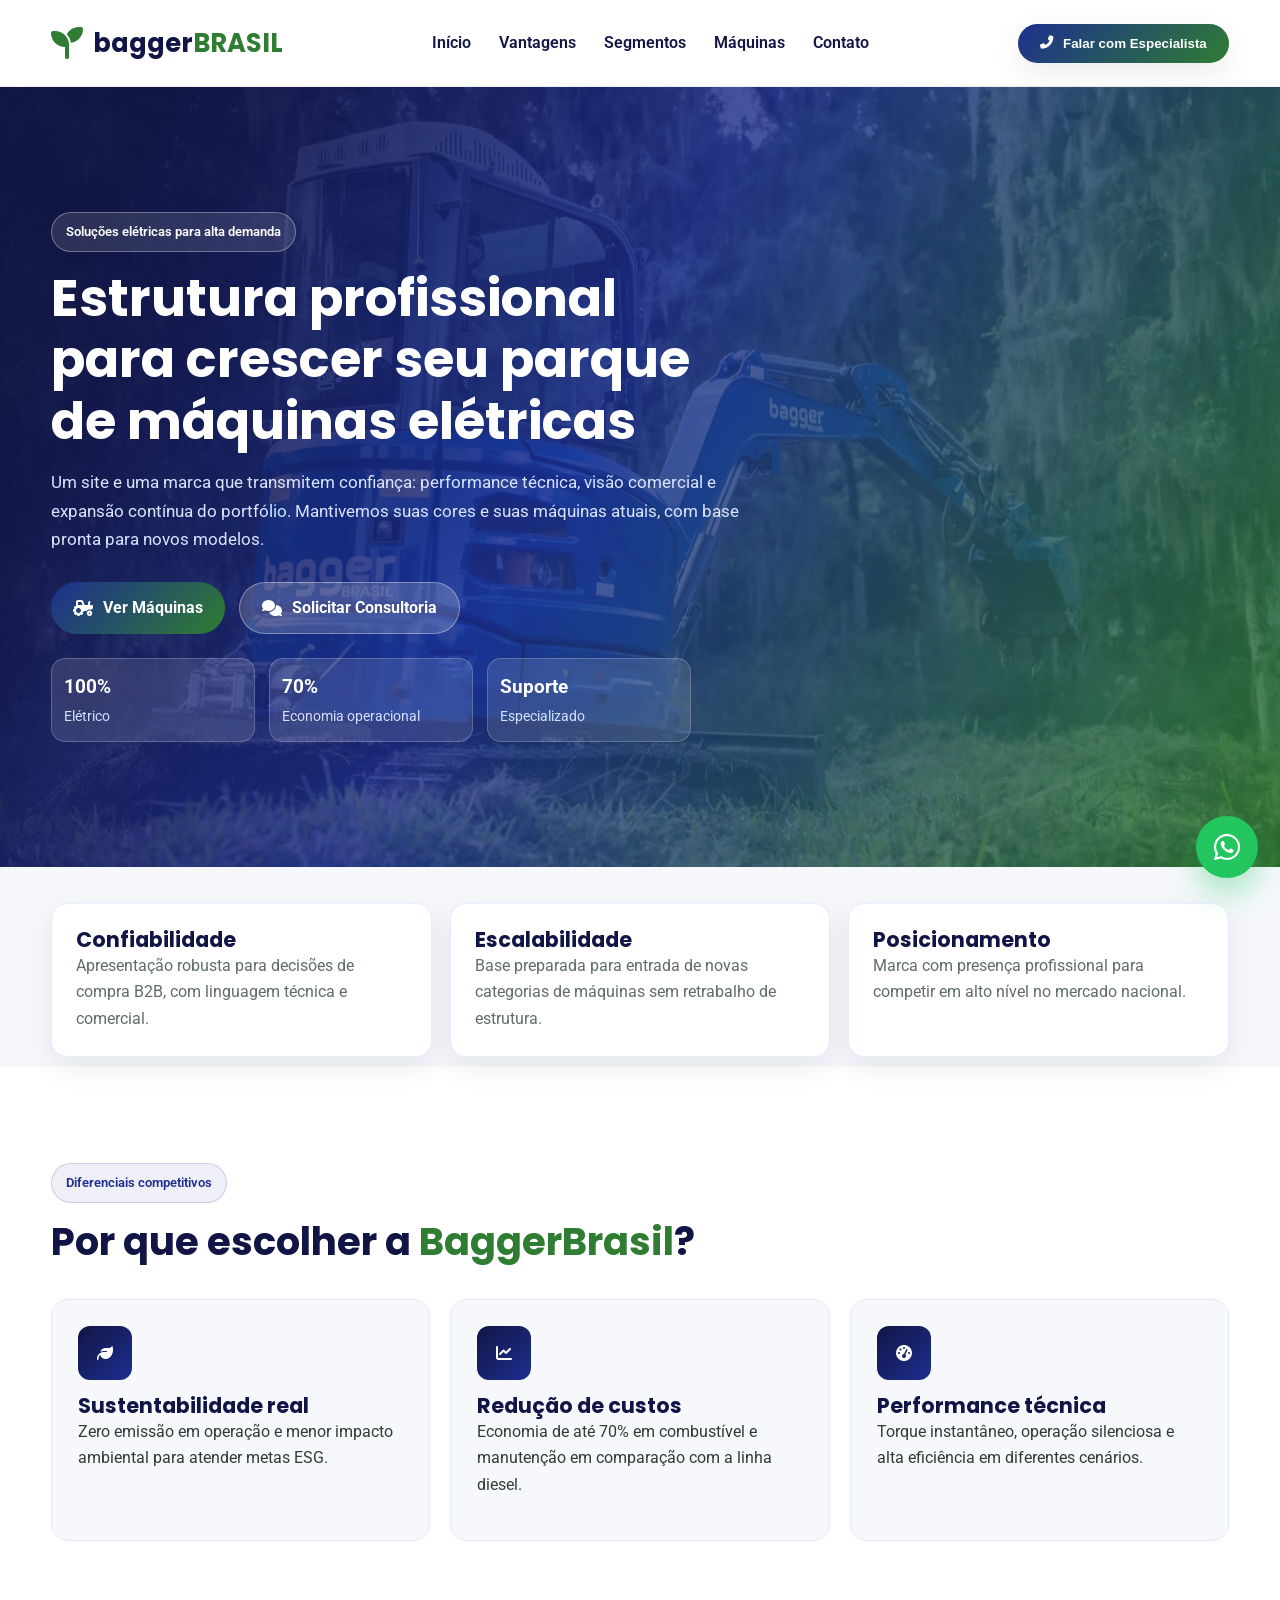
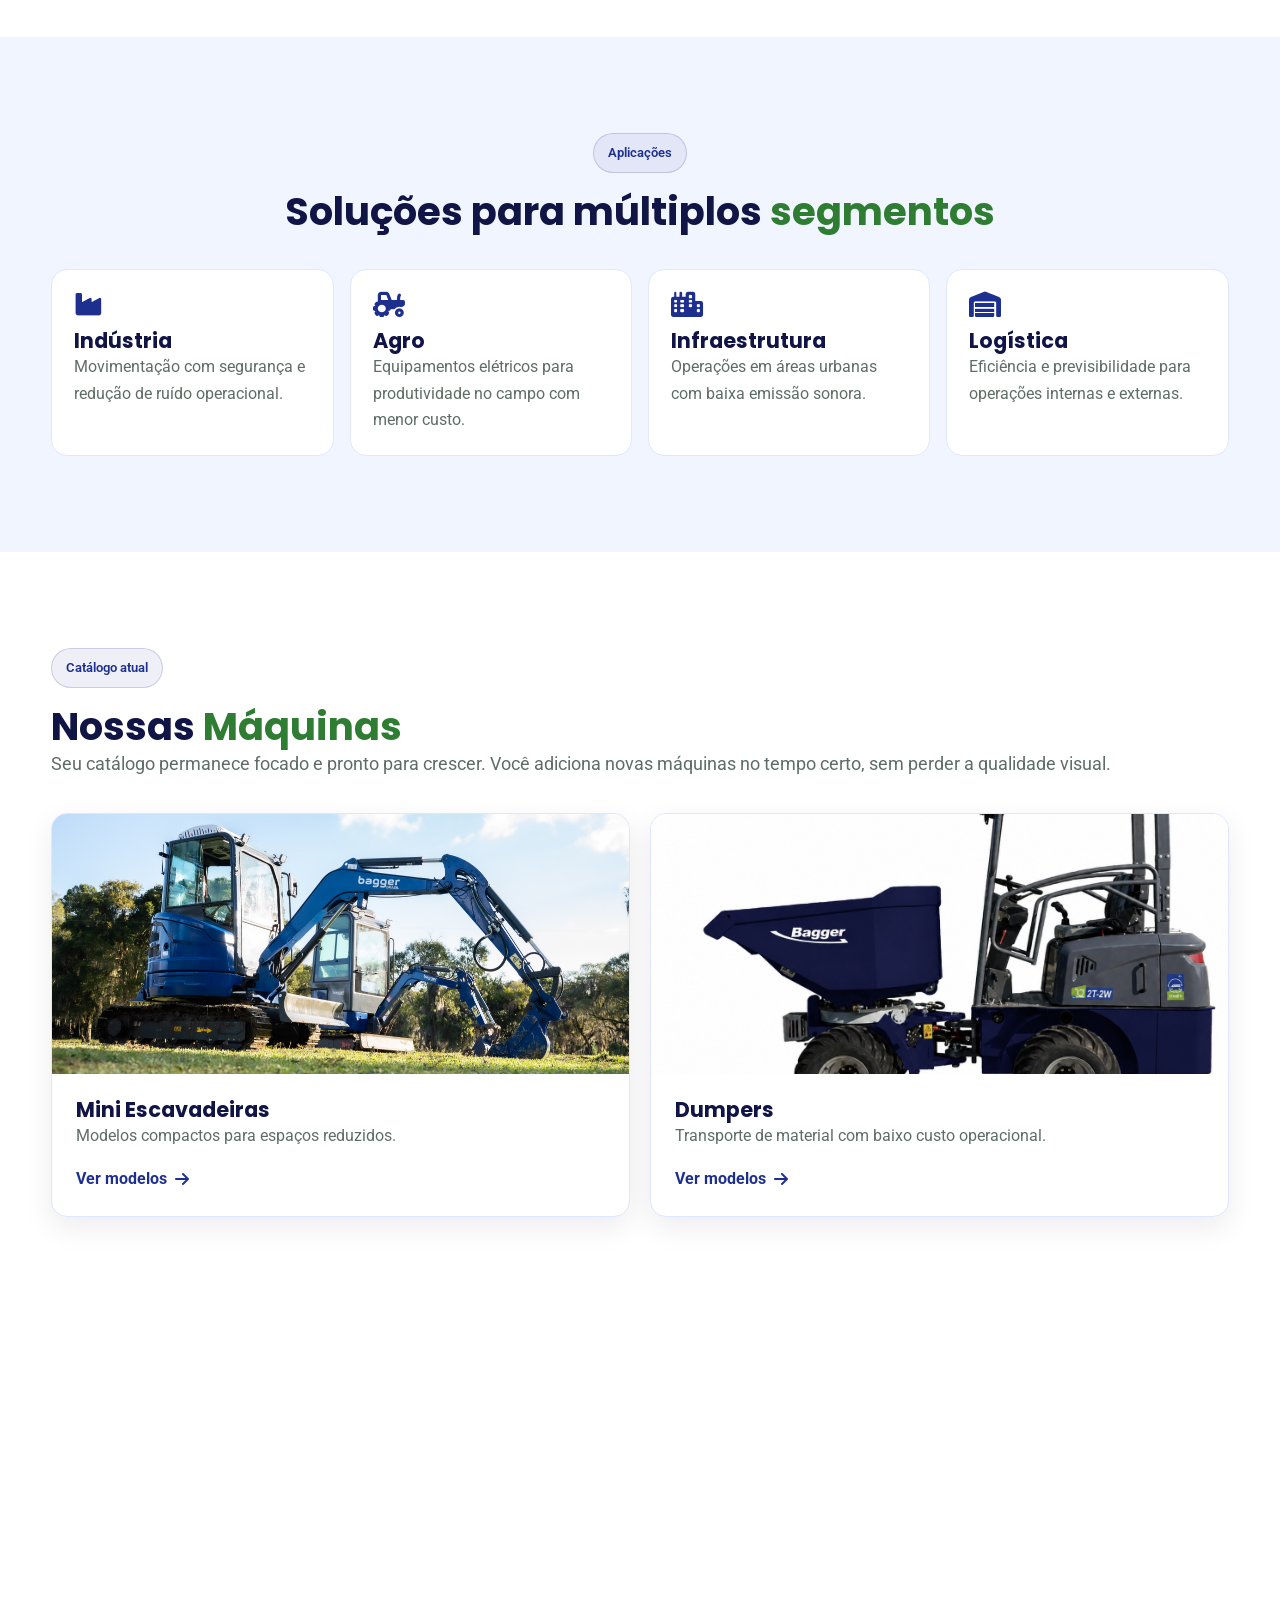
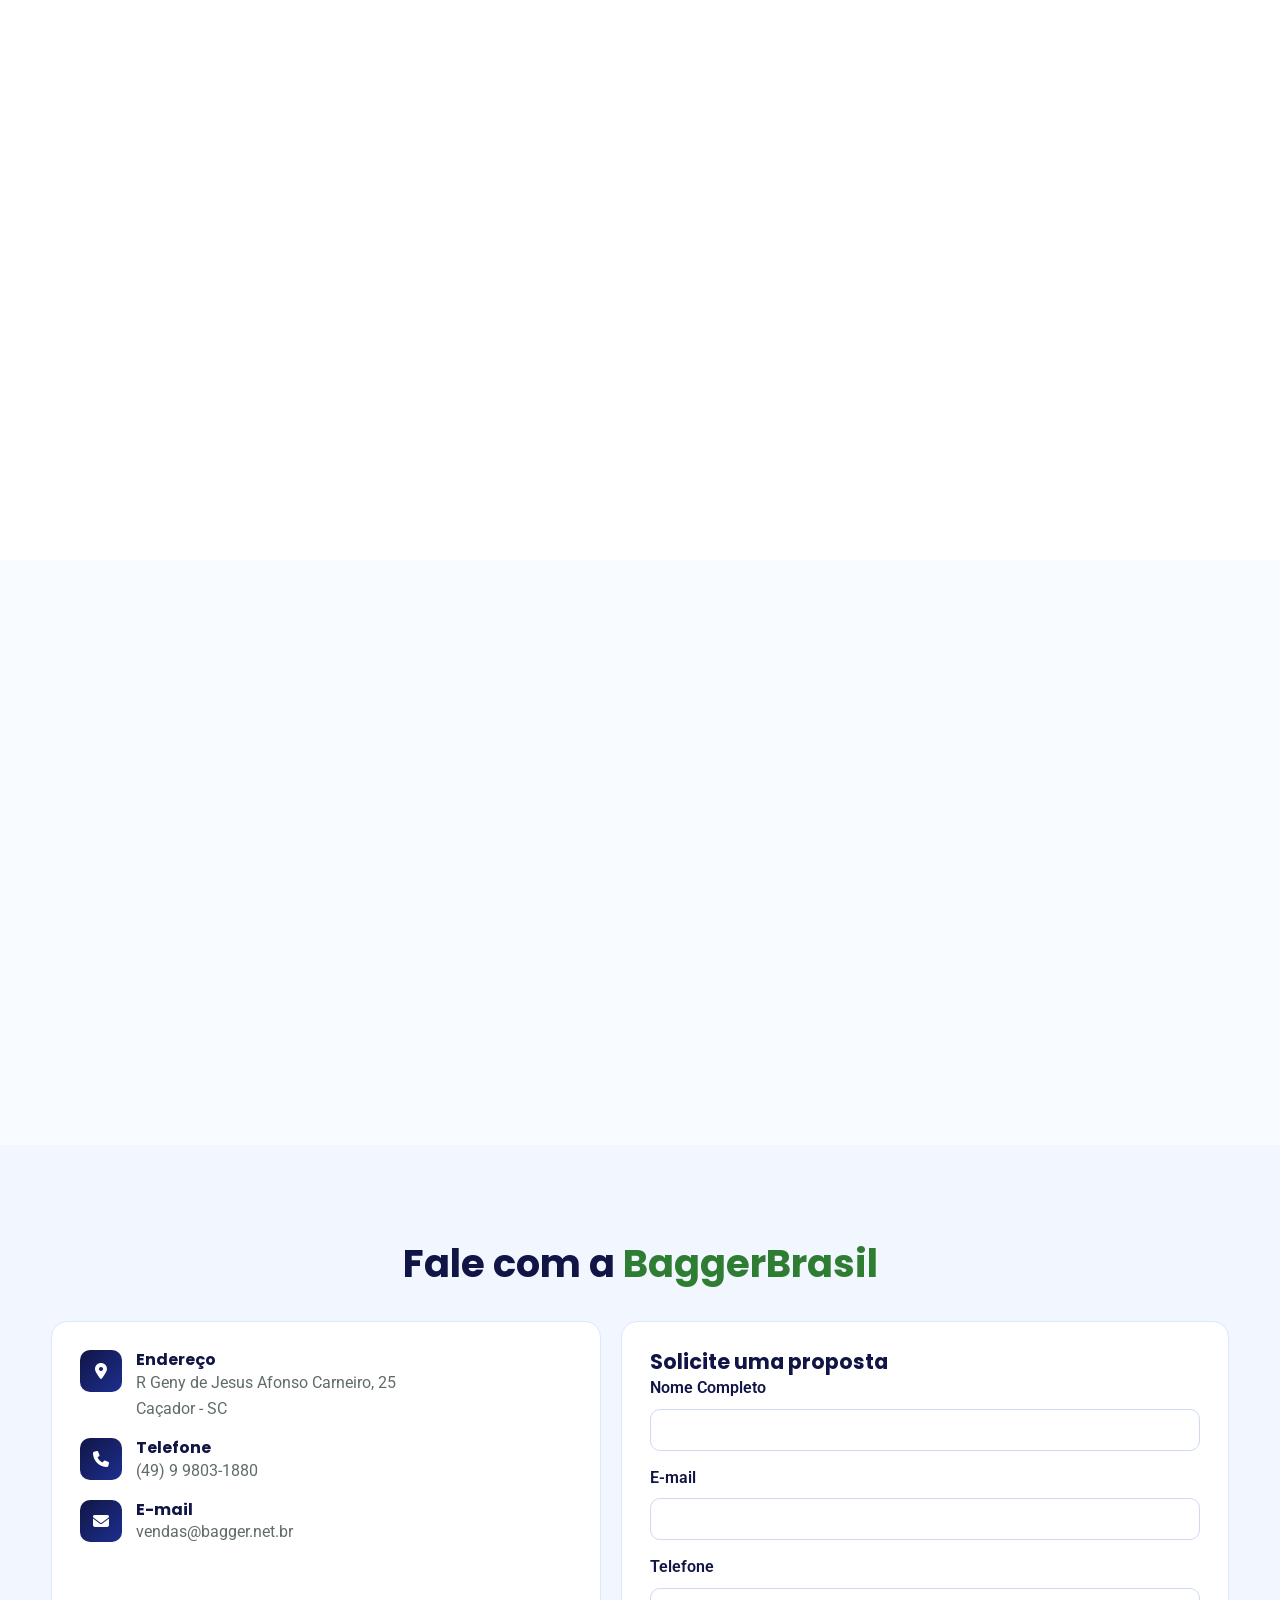
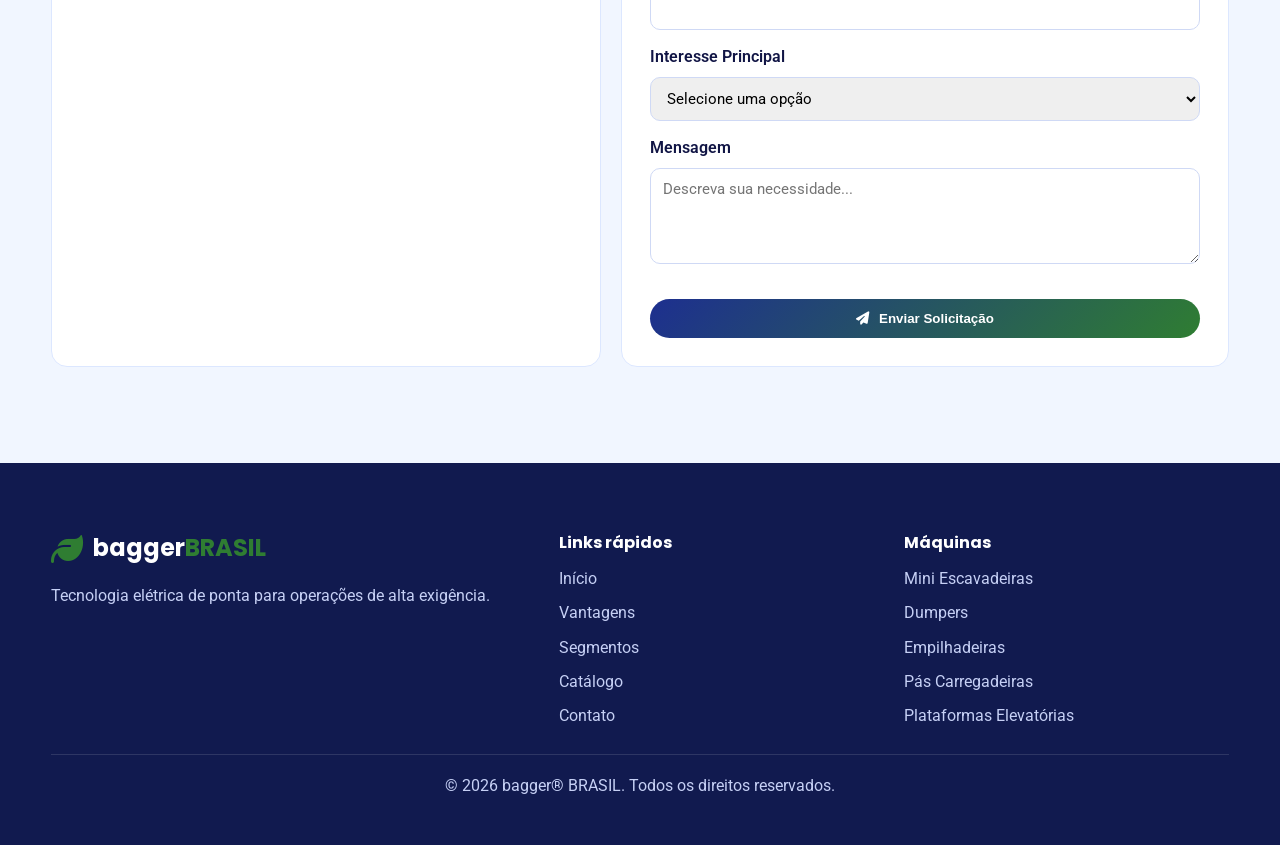
<file: index.html>
<!DOCTYPE html>
<html lang="pt-BR">
<head>
    <meta charset="UTF-8">
    <meta name="viewport" content="width=device-width, initial-scale=1.0">
    <title>BaggerBrasil | Máquinas 100% Elétricas de Alta Performance</title>
    <meta name="description" content="Soluções profissionais em máquinas 100% elétricas para operações de alta performance, com economia e sustentabilidade.">
    <meta property="og:title" content="BaggerBrasil | Máquinas Elétricas">
    <meta property="og:description" content="Máquinas 100% elétricas com alta performance e economia.">
    <meta property="og:url" content="https://www.bagger.net.br/">
    <meta property="og:type" content="website">

    <link rel="canonical" href="https://www.bagger.net.br/" />
    <link rel="stylesheet" href="https://cdnjs.cloudflare.com/ajax/libs/font-awesome/6.5.0/css/all.min.css">
    <link href="https://fonts.googleapis.com/css2?family=Poppins:wght@400;500;600;700;800&family=Roboto:wght@300;400;500;700&display=swap" rel="stylesheet">
    <link rel="stylesheet" href="styles.css">
</head>
<body>
    

    <header>
        <div class="container header-container">
            <div class="logo">
                <i class="fas fa-seedling logo-icon"></i>
                <h1>bagger<span>BRASIL</span></h1>
            </div>

            <nav class="menu-desktop">
                <a href="#home">Início</a>
                <a href="#vantagens">Vantagens</a>
                <a href="#segmentos">Segmentos</a>
                <a href="maquinas.html">Máquinas</a>
                <a href="#contato">Contato</a>
            </nav>

            <button class="btn-contato-header">
                <i class="fas fa-phone-alt"></i> Falar com Especialista
            </button>

            <button class="menu-mobile-btn" id="menuMobileBtn" aria-label="Abrir menu mobile">
                <i class="fas fa-bars"></i>
            </button>
        </div>

        <nav class="menu-mobile" id="menuMobile">
            <a href="#home">Início</a>
            <a href="#vantagens">Vantagens</a>
            <a href="#segmentos">Segmentos</a>
            <a href="maquinas.html">Máquinas</a>
            <a href="#contato">Contato</a>
            <a href="#contato" class="btn btn-primary" style="margin-top: 20px;">Falar com Especialista</a>
        </nav>

        <div class="overlay" id="overlay"></div>
    </header>

    <section class="hero" id="home">
        <div class="hero-bg hero-bg-current"></div>
        <div class="hero-bg hero-bg-next"></div>
        <div class="container hero-grid">
            <div class="hero-content">
                <span class="section-tag fade-in">Soluções elétricas para alta demanda</span>
                <h1 class="fade-in">Estrutura profissional para crescer seu parque de máquinas elétricas</h1>
                <p class="fade-in">Um site e uma marca que transmitem confiança: performance técnica, visão comercial e expansão contínua do portfólio. Mantivemos suas cores e suas máquinas atuais, com base pronta para novos modelos.</p>
                <div class="btn-group fade-in">
                    <a href="maquinas.html" class="btn btn-primary"><i class="fas fa-tractor"></i> Ver Máquinas</a>
                    <a href="#contato" class="btn btn-secondary"><i class="fas fa-comments"></i> Solicitar Consultoria</a>
                </div>
                <div class="hero-kpis fade-in">
                    <div><strong>100%</strong><span>Elétrico</span></div>
                    <div><strong>70%</strong><span>Economia operacional</span></div>
                    <div><strong>Suporte</strong><span>Especializado</span></div>
                </div>
            </div>
         <!--   <aside class="hero-panel fade-in">
                <h3>Pronto para expansão</h3>
                <p>Seu catálogo pode crescer sem perder padrão visual. Adicione novas máquinas com a mesma identidade.</p>
                <ul>
                    <li><i class="fas fa-check-circle"></i> Layout comercial premium</li>
                    <li><i class="fas fa-check-circle"></i> Seções focadas em conversão</li>
                    <li><i class="fas fa-check-circle"></i> Comunicação institucional forte</li>
                </ul>
                <a href="#catalogo" class="panel-link">Explorar estrutura do catálogo <i class="fas fa-arrow-right"></i></a>
            </aside>
            -->
        </div>
    </section>

    <section class="institucional">
        <div class="container institucional-grid">
            <article class="institucional-item fade-in">
                <h3>Confiabilidade</h3>
                <p>Apresentação robusta para decisões de compra B2B, com linguagem técnica e comercial.</p>
            </article>
            <article class="institucional-item fade-in">
                <h3>Escalabilidade</h3>
                <p>Base preparada para entrada de novas categorias de máquinas sem retrabalho de estrutura.</p>
            </article>
            <article class="institucional-item fade-in">
                <h3>Posicionamento</h3>
                <p>Marca com presença profissional para competir em alto nível no mercado nacional.</p>
            </article>
        </div>
    </section>

    <section id="vantagens" class="vantagens">
        <div class="container">
            <div class="section-header fade-in">
                <span class="section-tag">Diferenciais competitivos</span>
                <h2>Por que escolher a <span class="texto-destaque">BaggerBrasil</span>?</h2>
            </div>

            <div class="vantagens-grid">
                <div class="vantagem-card fade-in">
                    <div class="vantagem-icon"><i class="fas fa-leaf"></i></div>
                    <h3>Sustentabilidade real</h3>
                    <p>Zero emissão em operação e menor impacto ambiental para atender metas ESG.</p>
                </div>
                <div class="vantagem-card fade-in">
                    <div class="vantagem-icon"><i class="fas fa-chart-line"></i></div>
                    <h3>Redução de custos</h3>
                    <p>Economia de até 70% em combustível e manutenção em comparação com a linha diesel.</p>
                </div>
                <div class="vantagem-card fade-in">
                    <div class="vantagem-icon"><i class="fas fa-tachometer-alt"></i></div>
                    <h3>Performance técnica</h3>
                    <p>Torque instantâneo, operação silenciosa e alta eficiência em diferentes cenários.</p>
                </div>
            </div>
        </div>
    </section>

    <section id="segmentos" class="segmentos">
        <div class="container">
            <div class="section-header texto-centro fade-in">
                <span class="section-tag">Aplicações</span>
                <h2>Soluções para múltiplos <span class="texto-destaque">segmentos</span></h2>
            </div>
            <div class="segmentos-grid">
                <div class="segmento-card fade-in"><i class="fas fa-industry"></i><h3>Indústria</h3><p>Movimentação com segurança e redução de ruído operacional.</p></div>
                <div class="segmento-card fade-in"><i class="fas fa-tractor"></i><h3>Agro</h3><p>Equipamentos elétricos para produtividade no campo com menor custo.</p></div>
                <div class="segmento-card fade-in"><i class="fas fa-city"></i><h3>Infraestrutura</h3><p>Operações em áreas urbanas com baixa emissão sonora.</p></div>
                <div class="segmento-card fade-in"><i class="fas fa-warehouse"></i><h3>Logística</h3><p>Eficiência e previsibilidade para operações internas e externas.</p></div>
            </div>
        </div>
    </section>

    <section id="catalogo" class="catalogo">
        <div class="container">
            <div class="section-header fade-in">
                <span class="section-tag">Catálogo atual</span>
                <h2>Nossas <span class="texto-destaque">Máquinas</span></h2>
                <p class="texto-grande">Seu catálogo permanece focado e pronto para crescer. Você adiciona novas máquinas no tempo certo, sem perder a qualidade visual.</p>
            </div>

            <div class="cards">
                <article class="card fade-in">
                    <div class="card-img"><img src="uploads/escavadeira-2.jpg" alt="Mini escavadeira elétrica"></div>
                    <div class="card-content">
                        <h3>Mini Escavadeiras</h3>
                        <p>Modelos compactos para espaços reduzidos.</p>
                        <a href="maquinas.html#minicarregadeira" class="card-btn">Ver modelos <i class="fas fa-arrow-right"></i></a>
                    </div>
                </article>

                <article class="card fade-in">
                    <div class="card-img"><img src="uploads/dumpereletrico.png" alt="Dumper elétrico"></div>
                    <div class="card-content">
                        <h3>Dumpers</h3>
                        <p>Transporte de material com baixo custo operacional.</p>
                        <a href="maquinas.html#dumper" class="card-btn">Ver modelos <i class="fas fa-arrow-right"></i></a>
                    </div>
                </article>

                <article class="card fade-in">
                    <div class="card-img"><img src="uploads/empilhadeira.png" alt="Empilhadeira elétrica"></div>
                    <div class="card-content">
                        <h3>Empilhadeiras</h3>
                        <p>Movimentação de cargas com precisão e silêncio.</p>
                        <a href="maquinas.html#empilhadeira" class="card-btn">Ver modelos <i class="fas fa-arrow-right"></i></a>
                    </div>
                </article>

                <article class="card fade-in">
                    <div class="card-img"><img src="uploads/pá.png" alt="Pá carregadeira elétrica"></div>
                    <div class="card-content">
                        <h3>Pás Carregadeiras</h3>
                        <p>Carregamento ágil para operações intensivas.</p>
                        <a href="maquinas.html#pacarregadeira" class="card-btn">Ver modelos <i class="fas fa-arrow-right"></i></a>
                    </div>
                </article>

                <article class="card fade-in">
                    <div class="card-img"><img src="uploads/elevador1.png" alt="Plataforma elevatória elétrica"></div>
                    <div class="card-content">
                        <h3>Plataformas Elevatórias</h3>
                        <p>Trabalho em altura com segurança e estabilidade.</p>
                        <a href="maquinas.html#plataformaelevatoria" class="card-btn">Ver modelos <i class="fas fa-arrow-right"></i></a>
                    </div>
                </article>
            </div>
        </div>
    </section>

    <section id="sobre" class="sobre-profissional">
        <div class="container sobre-grid">
            <div class="sobre-content fade-in">
                <span class="section-tag">Sobre a BaggerBrasil</span>
                <h2>Tecnologia sustentável com foco em resultado operacional</h2>
                <p>Unimos engenharia, eficiência energética e estratégia comercial para entregar equipamentos elétricos competitivos no mercado brasileiro.</p>
                <p>Nosso compromisso é construir operações mais limpas, econômicas e preparadas para o futuro.</p>
            </div>
            <div class="sobre-img fade-in">
                <img src="uploads/escavadeira-1.jpg" alt="Máquina elétrica BaggerBrasil em operação">
            </div>
        </div>
    </section>


    <section id="contato" class="contato-section">
        <div class="container">
            <div class="section-header texto-centro fade-in">
                <h2>Fale com a <span class="texto-destaque">BaggerBrasil</span></h2>
            </div>

            <div class="contato-container">
                <div class="contato-info fade-in">
                    <div class="contato-item"><div class="contato-icon"><i class="fas fa-map-marker-alt"></i></div><div><h4>Endereço</h4><p>R Geny de Jesus Afonso Carneiro, 25<br>Caçador - SC</p></div></div>
                    <div class="contato-item"><div class="contato-icon"><i class="fas fa-phone"></i></div><div><h4>Telefone</h4><p>(49) 9 9803-1880</p></div></div>
                    <div class="contato-item"><div class="contato-icon"><i class="fas fa-envelope"></i></div><div><h4>E-mail</h4><p>vendas@bagger.net.br</p></div></div>
                </div>

                <div class="contato-form fade-in">
                    <h3>Solicite uma proposta</h3>
                    <form id="formContato">
                        <div class="form-group"><label for="nome">Nome Completo</label><input type="text" id="nome" name="nome" class="form-control" required></div>
                        <div class="form-group"><label for="email">E-mail</label><input type="email" id="email" name="email" class="form-control" required></div>
                        <div class="form-group"><label for="telefone">Telefone</label><input type="tel" id="telefone" name="telefone" class="form-control" required></div>
                        <div class="form-group">
                            <label for="interesse">Interesse Principal</label>
                            <select id="interesse" name="interesse" class="form-control" required>
                                <option value="">Selecione uma opção</option>
                                <option value="minicarregadeira">Mini Escavadeiras</option>
                                <option value="dumper">Dumpers</option>
                                <option value="empilhadeira">Empilhadeiras</option>
                                <option value="pacarregadeira">Pás Carregadeiras</option>
                                <option value="plataformaelevatoria">Plataformas Elevatórias</option>
                                <option value="outros">Outros equipamentos</option>
                            </select>
                        </div>
                        <div class="form-group"><label for="mensagem">Mensagem</label><textarea id="mensagem" name="mensagem" class="form-control" rows="4" placeholder="Descreva sua necessidade..."></textarea></div>
                        <button type="submit" class="btn btn-primary" style="width: 100%; margin-top: 12px;"><i class="fas fa-paper-plane"></i> Enviar Solicitação</button>
                        <p id="formStatus" style="display:none; margin-top: 14px; font-size: 0.95rem; color: var(--verde-secundario);"></p>
                    </form>
                </div>
            </div>
        </div>
    </section>

    <footer>
        <div class="container">
            <div class="footer-container">
                <div class="footer-col">
                    <div class="logo" style="margin-bottom: 18px;">
                        <i class="fas fa-leaf logo-icon"></i>
                        <h1 style="color: white; font-size: 1.5rem;">bagger<span>BRASIL</span></h1>
                    </div>
                    <p>Tecnologia elétrica de ponta para operações de alta exigência.</p>
                </div>
                <div class="footer-col">
                    <h4>Links rápidos</h4>
                    <ul class="footer-links">
                        <li><a href="#home">Início</a></li>
                        <li><a href="#vantagens">Vantagens</a></li>
                        <li><a href="#segmentos">Segmentos</a></li>
                        <li><a href="#catalogo">Catálogo</a></li>
                        <li><a href="#contato">Contato</a></li>
                    </ul>
                </div>
                <div class="footer-col">
                    <h4>Máquinas</h4>
                    <ul class="footer-links">
                        <li><a href="maquinas.html#minicarregadeira">Mini Escavadeiras</a></li>
                        <li><a href="maquinas.html#dumper">Dumpers</a></li>
                        <li><a href="maquinas.html#empilhadeira">Empilhadeiras</a></li>
                        <li><a href="maquinas.html#pacarregadeira">Pás Carregadeiras</a></li>
                        <li><a href="maquinas.html#plataformaelevatoria">Plataformas Elevatórias</a></li>
                    </ul>
                </div>
            </div>
            <div class="copyright"><p>&copy; 2026 bagger® BRASIL. Todos os direitos reservados.</p></div>
        </div>
    </footer>

    <a href="https://wa.me/554998031880?text=Olá!%20Gostaria%20de%20saber%20mais%20sobre%20as%20máquinas%20elétricas%20BaggerBrasil" class="whatsapp-btn" target="_blank" rel="noreferrer"><i class="fab fa-whatsapp"></i></a>

    <script src="script.js"></script>
</body>
</html>
</file>
<file: styles.css>
:root {
    --azul-escuro: #111545;
    --azul-medio: #1d2f8f;
    --verde-primario: #2f7d32;
    --verde-secundario: #256628;
    --verde-claro: #e8f3e9;
    --cinza-escuro: #2f3c34;
    --cinza-medio: #5f6d66;
    --cinza-claro: #f6f8fc;
    --branco: #ffffff;
    --preto: #0a0a0a;

    --gradiente-hero: linear-gradient(120deg, rgba(17, 21, 69, 0.95) 10%, rgba(29, 47, 143, 0.82) 45%, rgba(47, 125, 50, 0.82) 100%);
    --gradiente-azul: linear-gradient(135deg, #111545 0%, #1d2f8f 100%);
    --gradiente-verde: linear-gradient(135deg, #1d2f8f 0%, #2f7d32 100%);

    --sombra-suave: 0 10px 30px rgba(9, 18, 51, 0.08);
    --sombra-forte: 0 20px 55px rgba(9, 18, 51, 0.2);
    --raio: 16px;
    --raio-lg: 24px;

    --transicao: all .3s ease;
}

* { margin: 0; padding: 0; box-sizing: border-box; }
html { scroll-behavior: smooth; scroll-padding-top: 110px; }
body {
    font-family: 'Roboto', sans-serif;
    color: var(--cinza-escuro);
    background: var(--cinza-claro);
    line-height: 1.65;
}
h1, h2, h3, h4 { font-family: 'Poppins', sans-serif; line-height: 1.2; color: var(--azul-escuro); }
h1 { font-size: 3.2rem; }
h2 { font-size: 2.4rem; }
h3 { font-size: 1.3rem; }
p { margin-bottom: 1rem; }
section { padding: 96px 0; }
.container { width: min(1280px, 92%); margin: 0 auto; }
a { color: inherit; text-decoration: none; }

.texto-centro { text-align: center; }
.texto-destaque { color: var(--verde-primario); }
.texto-grande { font-size: 1.1rem; color: var(--cinza-medio); }
.section-tag {
    display: inline-flex;
    align-items: center;
    gap: 8px;
    border: 1px solid rgba(255,255,255,.32);
    background: rgba(255,255,255,.12);
    border-radius: 999px;
    color: var(--branco);
    font-weight: 600;
    font-size: .82rem;
    padding: 8px 14px;
    margin-bottom: 1rem;
}
.section-header { margin-bottom: 34px; }

.topbar {
    background: var(--azul-escuro);
    color: #c9d5ff;
    font-size: .92rem;
    padding: 10px 0;
}
.topbar-content { display: flex; align-items: center; justify-content: space-between; gap: 16px; }
.topbar a { color: #dcfce7; font-weight: 600; }
.topbar p i { color: #86efac; margin-right: 8px; }

header {
    position: sticky;
    top: 0;
    z-index: 1000;
    background: rgba(255,255,255,.97);
    backdrop-filter: blur(12px);
    border-bottom: 1px solid rgba(17,21,69,.07);
}
header.scrolled { box-shadow: var(--sombra-suave); }
.header-container {
    display: flex;
    align-items: center;
    justify-content: space-between;
    gap: 20px;
    min-height: 86px;
}
.logo { display: flex; align-items: center; gap: 10px; }
.logo-icon { color: var(--verde-primario); font-size: 2rem; }
.logo h1 { font-size: 1.6rem; }
.logo span { color: var(--verde-primario); }

.menu-desktop { display: flex; align-items: center; gap: 28px; }
.menu-desktop a { font-weight: 600; color: var(--azul-escuro); position: relative; }
.menu-desktop a:after {
    content: '';
    position: absolute;
    left: 0; bottom: -8px;
    width: 0; height: 2px;
    background: var(--verde-primario);
    transition: var(--transicao);
}
.menu-desktop a:hover:after { width: 100%; }
.menu-desktop a:hover { color: var(--verde-primario); }

.btn-contato-header, .btn {
    border: 0;
    cursor: pointer;
    padding: 12px 22px;
    border-radius: 999px;
    font-weight: 700;
    transition: var(--transicao);
    display: inline-flex;
    align-items: center;
    justify-content: center;
    gap: 10px;
}
.btn-contato-header { background: var(--gradiente-verde); color: #fff; box-shadow: var(--sombra-suave); }
.btn-contato-header:hover { transform: translateY(-2px); }
.btn-primary { background: var(--gradiente-verde); color: #fff; }
.btn-secondary {
    background: rgba(255,255,255,.18);
    color: #fff;
    border: 1px solid rgba(255,255,255,.35);
}
.btn:hover { transform: translateY(-2px); }

.menu-mobile-btn {
    display: none;
    border: 0;
    background: transparent;
    font-size: 1.6rem;
    color: var(--azul-escuro);
}
.menu-mobile {
    position: fixed;
    right: -110%;
    top: 0;
    width: min(320px, 90vw);
    height: 100vh;
    background: #fff;
    z-index: 999;
    padding: 96px 24px;
    display: flex;
    flex-direction: column;
    gap: 20px;
    box-shadow: -8px 0 35px rgba(0,0,0,.15);
    transition: var(--transicao);
}
.menu-mobile.active { right: 0; }
.menu-mobile a { font-weight: 600; border-bottom: 1px solid #e9edf8; padding-bottom: 10px; }
.overlay {
    position: fixed;
    inset: 0;
    background: rgba(9,15,43,.45);
    visibility: hidden;
    opacity: 0;
    transition: var(--transicao);
}
.overlay.active { visibility: visible; opacity: 1; }

.hero {
    position: relative;
    overflow: hidden;
    min-height: calc(100vh - 120px);
    display: flex;
    align-items: center;
    color: #fff;
}
.hero-bg {
    position: absolute;
    inset: 0;
    background-size: cover;
    background-position: center;
    transition: opacity 1s ease;
}
.hero-bg::after {
    content: '';
    position: absolute;
    inset: 0;
    background: var(--gradiente-hero);
}
.hero-bg-next { opacity: 0; }
.hero-grid {
    position: relative;
    z-index: 2;
    display: grid;
    grid-template-columns: 1.2fr .8fr;
    gap: 30px;
    align-items: center;
}
.hero-content h1 { color: #fff; max-width: 840px; margin-bottom: 1rem; }
.hero-content p { max-width: 760px; color: #d9e4ff; font-size: 1.08rem; }
.btn-group { display: flex; flex-wrap: wrap; gap: 14px; margin: 28px 0 24px; }
.hero-kpis {
    display: grid;
    grid-template-columns: repeat(3, minmax(0,1fr));
    gap: 14px;
    max-width: 640px;
}
.hero-kpis div {
    background: rgba(255,255,255,.12);
    border: 1px solid rgba(255,255,255,.2);
    border-radius: 14px;
    padding: 12px;
}
.hero-kpis strong { display: block; color: #fff; font-size: 1.2rem; }
.hero-kpis span { color: #d6e1ff; font-size: .9rem; }

.hero-panel {
    background: rgba(255,255,255,.96);
    border-radius: var(--raio-lg);
    color: var(--cinza-escuro);
    padding: 30px;
    box-shadow: var(--sombra-forte);
}
.hero-panel h3 { margin-bottom: 12px; }
.hero-panel p { color: var(--cinza-medio); }
.hero-panel ul { list-style: none; display: grid; gap: 10px; margin: 16px 0 22px; }
.hero-panel li i { color: var(--verde-primario); margin-right: 8px; }
.panel-link { color: var(--azul-medio); font-weight: 700; }

.institucional { padding: 36px 0 10px; }
.institucional-grid {
    display: grid;
    grid-template-columns: repeat(3, minmax(0,1fr));
    gap: 18px;
}
.institucional-item {
    background: #fff;
    border-radius: var(--raio);
    box-shadow: var(--sombra-suave);
    border: 1px solid #e7ecff;
    padding: 24px;
}
.institucional-item p { color: var(--cinza-medio); margin-bottom: 0; }

.vantagens { background: #fff; }
.vantagens .section-tag,
.segmentos .section-tag,
.catalogo .section-tag,
.sobre-profissional .section-tag,
.roadmap .section-tag,
.contato-section .section-tag {
    color: var(--azul-medio);
    border-color: rgba(29,47,143,.18);
    background: rgba(29,47,143,.07);
}
.vantagens-grid {
    display: grid;
    grid-template-columns: repeat(3,minmax(0,1fr));
    gap: 20px;
}
.vantagem-card {
    background: var(--cinza-claro);
    border: 1px solid #e3eafc;
    border-radius: var(--raio);
    padding: 26px;
}
.vantagem-icon {
    width: 54px; height: 54px;
    border-radius: 12px;
    display: grid; place-items: center;
    background: var(--gradiente-azul);
    color: #fff;
    margin-bottom: 14px;
}

.segmentos { background: #f1f5ff; }
.segmentos-grid {
    display: grid;
    grid-template-columns: repeat(4,minmax(0,1fr));
    gap: 16px;
}
.segmento-card {
    background: #fff;
    border-radius: var(--raio);
    padding: 22px;
    border: 1px solid #e0e7ff;
}
.segmento-card i { color: var(--azul-medio); font-size: 1.6rem; margin-bottom: 12px; }
.segmento-card p { color: var(--cinza-medio); margin-bottom: 0; }

.catalogo { background: #fff; }
.cards { display: grid; grid-template-columns: repeat(2,minmax(0,1fr)); gap: 20px; }
.card {
    background: #fff;
    border-radius: var(--raio);
    border: 1px solid #dfe6ff;
    overflow: hidden;
    box-shadow: var(--sombra-suave);
}
.card-img { height: 260px; }
.card-img img { width: 100%; height: 100%; object-fit: cover; }
.card-content { padding: 24px; }
.card-content p { color: var(--cinza-medio); }
.card-btn {
    color: var(--azul-medio);
    font-weight: 700;
    display: inline-flex;
    align-items: center;
    gap: 8px;
}
.card-placeholder { border-style: dashed; }
.status-chip {
    display: inline-block;
    background: #eef2ff;
    color: var(--azul-medio);
    font-size: .78rem;
    font-weight: 700;
    border-radius: 999px;
    padding: 6px 11px;
    margin-bottom: 10px;
}

.sobre-profissional { background: #f8fbff; }
.sobre-grid {
    display: grid;
    grid-template-columns: 1fr 1fr;
    gap: 24px;
    align-items: center;
}
.sobre-content p { color: var(--cinza-medio); }
.sobre-img img { width: 100%; border-radius: var(--raio-lg); box-shadow: var(--sombra-suave); }

.roadmap { background: #fff; }
.roadmap-grid {
    display: grid;
    grid-template-columns: repeat(3,minmax(0,1fr));
    gap: 18px;
}
.roadmap-item {
    background: var(--cinza-claro);
    border: 1px solid #dde7ff;
    border-radius: var(--raio);
    padding: 24px;
}
.roadmap-step {
    width: 38px; height: 38px;
    border-radius: 50%;
    display: grid; place-items: center;
    color: #fff;
    background: var(--gradiente-verde);
    font-weight: 700;
    margin-bottom: 10px;
}

.contato-section { background: #f1f6ff; }
.contato-container {
    display: grid;
    grid-template-columns: .95fr 1.05fr;
    gap: 20px;
}
.contato-info,
.contato-form {
    background: #fff;
    border-radius: var(--raio);
    border: 1px solid #dce7ff;
    padding: 28px;
}
.contato-item {
    display: flex;
    align-items: flex-start;
    gap: 14px;
    margin-bottom: 16px;
}
.contato-icon {
    min-width: 42px;
    width: 42px;
    height: 42px;
    border-radius: 10px;
    background: var(--gradiente-azul);
    color: #fff;
    display: grid;
    place-items: center;
}
.contato-item p { color: var(--cinza-medio); margin-bottom: 0; }
.form-group { margin-bottom: 14px; }
.form-group label {
    display: inline-block;
    margin-bottom: 7px;
    font-weight: 600;
    color: var(--azul-escuro);
}
.form-control {
    width: 100%;
    border: 1px solid #cfd9f5;
    border-radius: 10px;
    padding: 11px 12px;
    font-family: inherit;
    font-size: .96rem;
}
.form-control:focus {
    outline: none;
    border-color: #4f63c9;
    box-shadow: 0 0 0 4px rgba(79,99,201,.1);
}

footer { background: #111a4f; color: #c6d0f5; padding: 70px 0 30px; }
.footer-container {
    display: grid;
    grid-template-columns: 1.2fr .8fr .8fr;
    gap: 20px;
}
.footer-col h4 { color: #fff; margin-bottom: 14px; }
.footer-links { list-style: none; display: grid; gap: 8px; }
.footer-links a:hover { color: #fff; }
.copyright { border-top: 1px solid rgba(255,255,255,.12); margin-top: 24px; padding-top: 18px; text-align: center; }

.whatsapp-btn {
    position: fixed;
    right: 22px;
    bottom: 22px;
    width: 62px;
    height: 62px;
    border-radius: 50%;
    background: #22c55e;
    color: #fff;
    display: grid;
    place-items: center;
    font-size: 1.85rem;
    box-shadow: 0 16px 30px rgba(34,197,94,.35);
    z-index: 998;
}

.fade-in { opacity: 0; transform: translateY(34px); transition: opacity .8s ease, transform .8s ease; }
.fade-in.visible { opacity: 1; transform: translateY(0); }

@media (max-width: 1080px) {
    h1 { font-size: 2.7rem; }
    .hero-grid { grid-template-columns: 1fr; }
    .hero-panel { max-width: 640px; }
    .segmentos-grid { grid-template-columns: repeat(2,minmax(0,1fr)); }
}

@media (max-width: 940px) {
    .menu-desktop, .btn-contato-header { display: none; }
    .menu-mobile-btn { display: block; }
    .topbar { display: none; }
    html { scroll-padding-top: 90px; }
    .institucional-grid,
    .vantagens-grid,
    .roadmap-grid,
    .cards,
    .sobre-grid,
    .contato-container,
    .footer-container { grid-template-columns: 1fr; }
}

@media (max-width: 620px) {
    section { padding: 72px 0; }
    h1 { font-size: 2.1rem; }
    h2 { font-size: 1.7rem; }
    .hero-kpis { grid-template-columns: 1fr; }
    .btn-group { flex-direction: column; }
    .btn { width: 100%; }
    .segmentos-grid { grid-template-columns: 1fr; }
}
</file>
